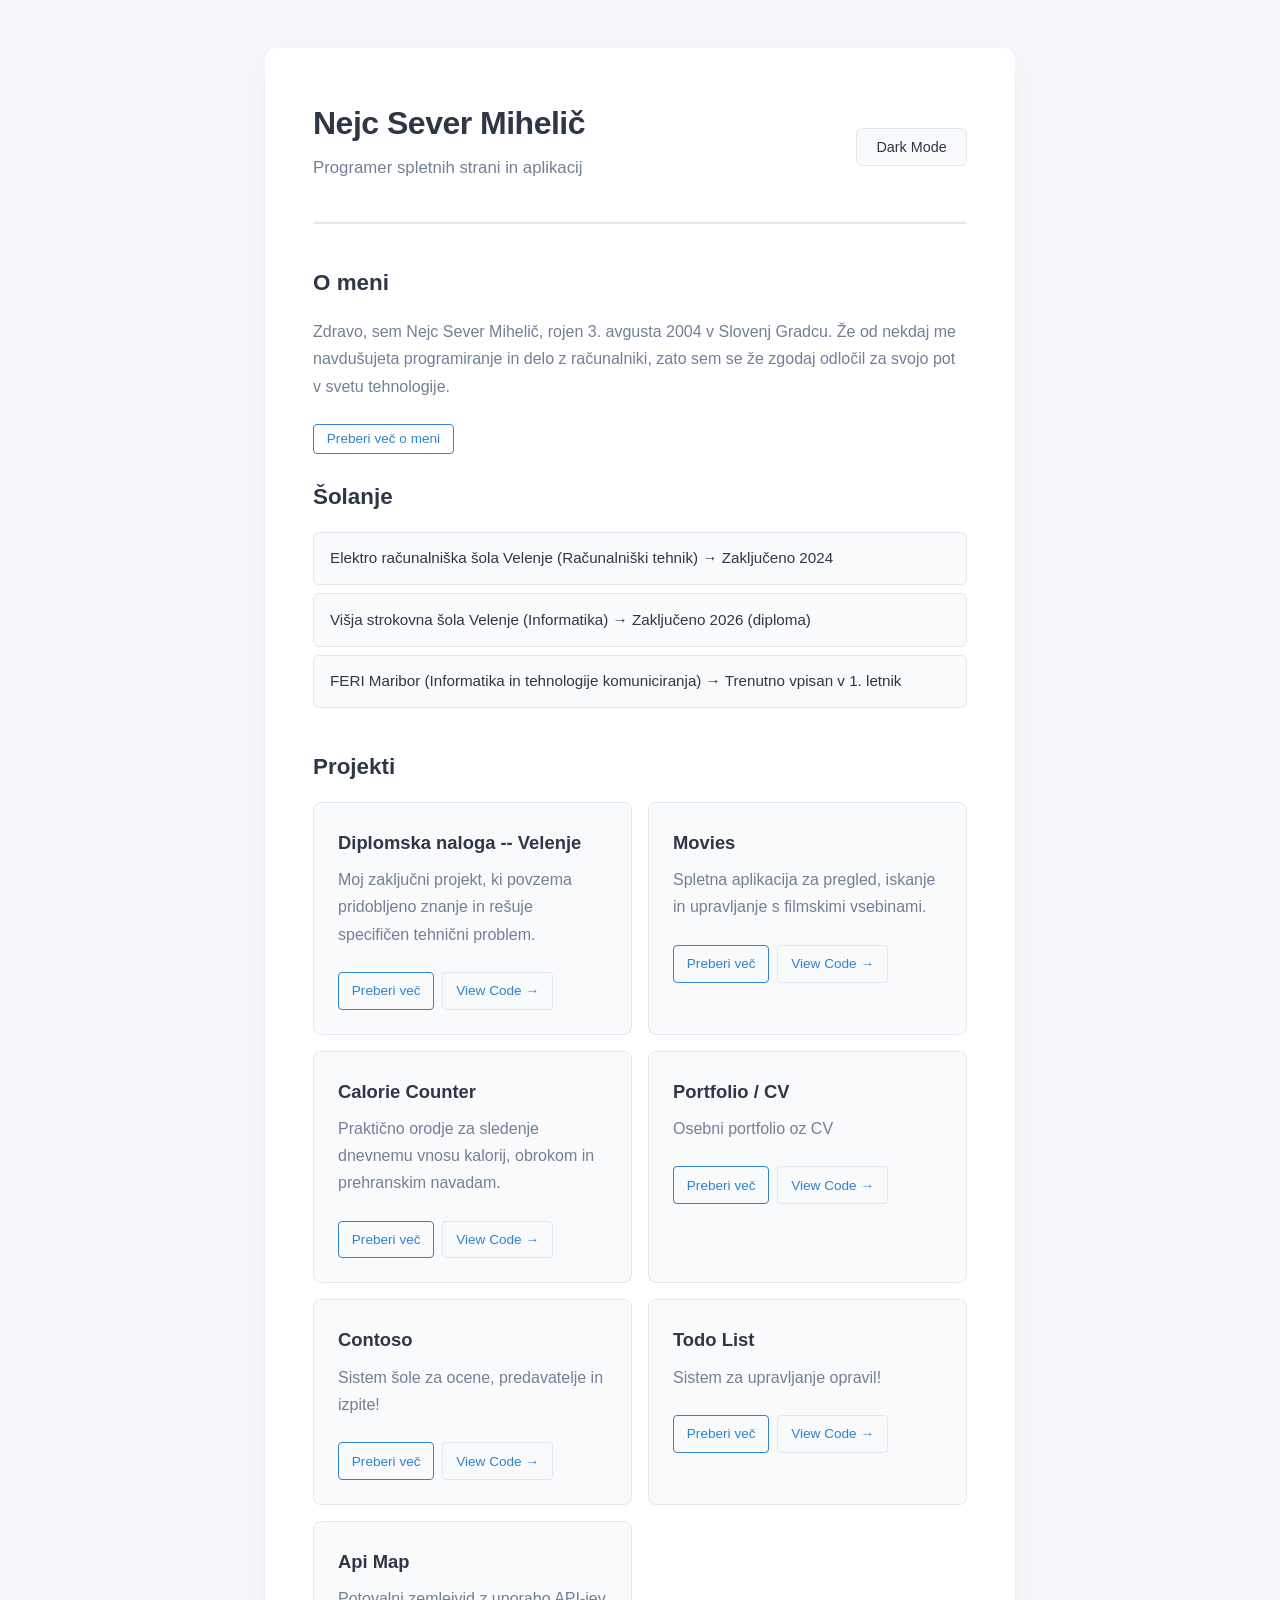
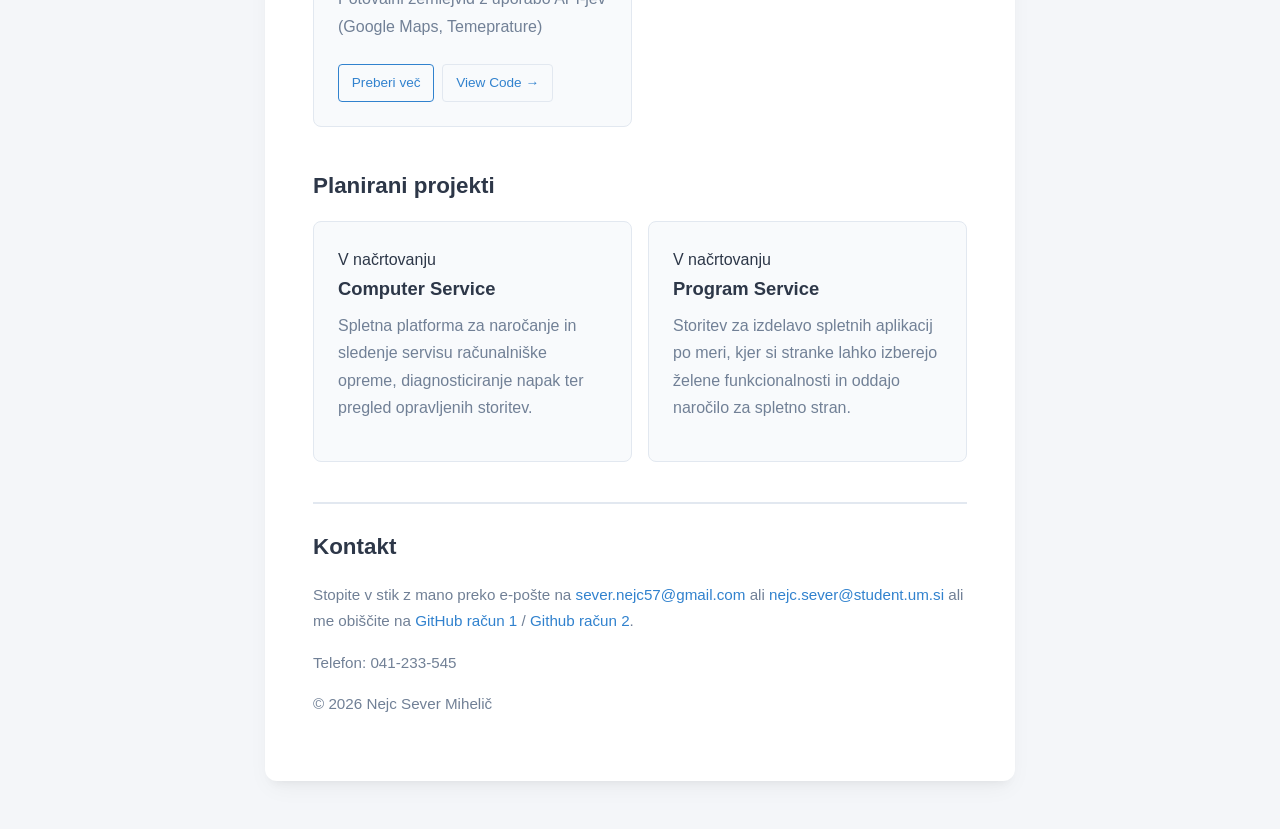
<file: index.html>
<!DOCTYPE html>
<html lang="en">
<head>
    <meta charset="UTF-8">
    <meta name="viewport" content="width=device-width, initial-scale=1.0">
    <title>Nejc Sever Mihelič | Portfolio</title>
    <link rel="stylehseet" href="style.css">
    <style>
        /* Modern CSS Variables & Reset */
        :root {
            --bg-color: #f4f6f9;
            --container-bg: #ffffff;
            --text-main: #2d3748;
            --text-muted: #718096;
            --accent-color: #3182ce;
            --accent-hover: #2b6cb0;
            --border-color: #e2e8f0;
            --card-bg: #f8fafc;
            --shadow: 0 10px 25px -5px rgba(0, 0, 0, 0.05), 0 8px 10px -6px rgba(0, 0, 0, 0.05);
            --transition: all 0.3s ease;
        }

        body.dark-mode {
            --bg-color: #1a202c;
            --container-bg: #2d3748;
            --text-main: #f7fafc;
            --text-muted: #a0aec0;
            --accent-color: #63b3ed;
            --accent-hover: #4299e1;
            --border-color: #4a5568;
            --card-bg: #374151;
            --shadow: 0 10px 25px -5px rgba(0, 0, 0, 0.3);
        }

        * {
            margin: 0;
            padding: 0;
            box-sizing: border-box;
        }

        body {
            font-family: -apple-system, BlinkMacSystemFont, "Segoe UI", Roboto, Helvetica, Arial, sans-serif;
            line-height: 1.7;
            color: var(--text-main);
            background-color: var(--bg-color);
            padding: 3rem 1rem;
            transition: var(--transition);
        }

        .container {
            max-width: 750px;
            margin: 0 auto;
            background: var(--container-bg);
            padding: 3rem;
            border-radius: 12px;
            box-shadow: var(--shadow);
            transition: var(--transition);
        }

        /* Header / Hero */
        header {
            margin-bottom: 2.5rem;
            border-bottom: 2px solid var(--border-color);
            padding-bottom: 1.5rem;
            display: flex;
            justify-content: space-between;
            align-items: center;
        }

        h1 {
            font-size: 2rem;
            font-weight: 700;
            letter-spacing: -0.5px;
        }

        .tagline {
            color: var(--text-muted);
            font-size: 1.05rem;
            margin-top: 0.2rem;
        }

        /* Theme Toggle Button */
        #theme-toggle {
            background: var(--card-bg);
            border: 1px solid var(--border-color);
            color: var(--text-main);
            padding: 0.6rem 1.2rem;
            border-radius: 6px;
            cursor: pointer;
            font-size: 0.9rem;
            font-weight: 500;
            transition: var(--transition);
        }

        #theme-toggle:hover {
            border-color: var(--accent-color);
        }

        /* Sections */
        section {
            margin-bottom: 2.5rem;
        }

        h2 {
            font-size: 1.4rem;
            margin-bottom: 1rem;
            font-weight: 600;
            position: relative;
        }

        p {
            color: var(--text-muted);
            margin-bottom: 1rem;
        }

        /* School list styling */
        ul {
            list-style-type: none;
            margin-top: 0.5rem;
        }

        ul li {
            background: var(--card-bg);
            padding: 0.8rem 1rem;
            border-radius: 6px;
            margin-bottom: 0.5rem;
            border: 1px solid var(--border-color);
            font-size: 0.95rem;
            color: var(--text-main);
        }

        /* Project Cards */
        .project-grid {
            display: grid;
            grid-template-columns: repeat(auto-fit, minmax(300px, 1fr));
            gap: 1rem;
        }

        .project-card {
            background: var(--card-bg);
            border: 1px solid var(--border-color);
            padding: 1.5rem;
            border-radius: 8px;
            transition: var(--transition);
        }

        .project-card:hover {
            transform: translateY(-3px);
            border-color: var(--accent-color);
        }

        .project-card h3 {
            font-size: 1.15rem;
            margin-bottom: 0.5rem;
        }

        /* Interactive "Read More" Buttons & Content */
        .read-more-btn {
            background: transparent;
            border: 1px solid var(--accent-color);
            color: var(--accent-color);
            padding: 0.4rem 0.8rem;
            border-radius: 4px;
            cursor: pointer;
            font-size: 0.85rem;
            font-weight: 500;
            margin-top: 0.5rem;
            transition: var(--transition);
            display: inline-block;
        }

        .read-more-btn:hover {
            background: var(--accent-color);
            color: #fff;
        }

        .extra-content {
            max-height: 0;
            overflow: hidden;
            transition: max-height 0.4s ease-out;
            color: var(--text-muted);
            font-size: 0.95rem;
            margin-top: 0;
        }

        .extra-content.show {
            max-height: 150px; /* Expands smoothly */
            margin-top: 0.75rem;
        }

        /* Links */
        a {
            color: var(--accent-color);
            text-decoration: none;
            font-weight: 500;
        }

        a:hover {
            text-decoration: underline;
        }

        /* Footer / Contact */
        footer {
            border-top: 2px solid var(--border-color);
            padding-top: 1.5rem;
            font-size: 0.95rem;
        }
    </style>
</head>
<body>

    <div class="container">
        <!-- Header -->
        <header>
            <div>
                <h1>Nejc Sever Mihelič</h1>
                <p class="tagline">Programer spletnih strani in aplikacij</p>
            </div>
            <button id="theme-toggle">Dark Mode</button>
        </header>

        <!-- About Section -->
        <section>
            <h2>O meni</h2>
            <p>Zdravo, sem Nejc Sever Mihelič, rojen 3. avgusta 2004 v Slovenj Gradcu. Že od nekdaj me navdušujeta programiranje in delo z računalniki, zato sem se že zgodaj odločil za svojo pot v svetu tehnologije.</p>
            
            <button class="read-more-btn" id="about-toggle-btn">Preberi več o meni</button>
            <div class="extra-content" id="about-extra">
                <p>Poleg kodiranja rad raziskujem nove tehnologije, optimiziram delovanje aplikacij in stremim k temu, da ustvarjam čisto, berljivo ter učinkovito kodo.</p>
            </div>

            <div class="about-section" style="margin-top: 1.5rem;">
                <h2>Šolanje</h2>
                <ul>
                    <li>Elektro računalniška šola Velenje (Računalniški tehnik) &rarr; Zaključeno 2024</li>
                    <li>Višja strokovna šola Velenje (Informatika) &rarr; Zaključeno 2026 (diploma)</li>
                    <li>FERI Maribor (Informatika in tehnologije komuniciranja) &rarr; Trenutno vpisan v 1. letnik</li>
                </ul>
            </div>
        </section>

        <!-- Projects Section -->
        <section>
            <h2>Projekti</h2>
            <div class="project-grid">
                
                <!-- Project 1 -->
                <div class="project-card">
                    <h3>Diplomska naloga -- Velenje</h3>
                    <p>Moj zaključni projekt, ki povzema pridobljeno znanje in rešuje specifičen tehnični problem.</p>
                    <div style="display: flex; gap: 0.5rem; margin-top: 1rem;">
                        <a href="Diplomska.html" class="read-more-btn">Preberi več</a>
                        <a href="https://github.com/nejcsever20/DiplomskaNaloga" target="_blank" class="read-more-btn" style="border-color: var(--border-color);">View Code &rarr;</a>
                    </div>
                </div>

                <!-- Project 2 -->
                <div class="project-card">
                    <h3>Movies</h3>
                    <p>Spletna aplikacija za pregled, iskanje in upravljanje s filmskimi vsebinami.</p>
                    <div style="display: flex; gap: 0.5rem; margin-top: 1rem;">
                        <a href="Movies.html" class="read-more-btn">Preberi več</a>
                        <a href="https://github.com/nejcsever20/Movies" target="_blank" class="read-more-btn" style="border-color: var(--border-color);">View Code &rarr;</a>
                    </div>
                </div>

                <!-- Project 3 -->
                <div class="project-card">
                    <h3>Calorie Counter</h3>
                    <p>Praktično orodje za sledenje dnevnemu vnosu kalorij, obrokom in prehranskim navadam.</p>
                    <div style="display: flex; gap: 0.5rem; margin-top: 1rem;">
                        <a href="CalorieCounter.html" class="read-more-btn">Preberi več</a>
                        <a href="https://github.com/nejcsever20/CalorieCounter" target="_blank" class="read-more-btn" style="border-color: var(--border-color);">View Code &rarr;</a>
                    </div>
                </div>

                <!-- Project 4-->
                <div class="project-card">
                    <h3>Portfolio / CV</h3>
                    <p>Osebni portfolio oz CV</p>
                    <div style="display: flex; gap: 0.5rem; margin-top: 1rem;">
                        <a href="Portfolio.html" class="read-more-btn">Preberi več</a>
                        <a href="https://github.com/nejcsever20/Portfolio" target="_blank" class="read-more-btn" style="border-color: var(--border-color);">View Code &rarr;</a>
                    </div>
                </div>

                <!-- Project 5 -->
                <div class="project-card">
                    <h3>Contoso</h3>
                    <p>Sistem šole za ocene, predavatelje in izpite!</p>
                    <div style="display: flex; gap: 0.5rem; margin-top: 1rem;">
                        <a href="Contoso.html" class="read-more-btn">Preberi več</a>
                        <a href="https://github.com/anonymousvssv20/Contoso" target="_blank" class="read-more-btn" style="border-color: var(--border-color);">View Code &rarr;</a>
                    </div>
                </div>

                <!-- Project 6 -->
                <div class="project-card">
                    <h3>Todo List</h3>
                    <p>Sistem za upravljanje opravil!</p>
                    <div style="display: flex; gap: 0.5rem; margin-top: 1rem;">
                        <a href="TodoList.html" class="read-more-btn">Preberi več</a>
                        <a href="https://github.com/anonymousvssv20/TodoListReact" target="_blank" class="read-more-btn" style="border-color: var(--border-color);">View Code &rarr;</a>
                    </div>
                </div>

                <!-- Project 7 -->
                <div class="project-card">
                    <h3>Api Map</h3>
                    <p>Potovalni zemlejvid z uporabo API-jev (Google Maps, Temeprature)</p>
                    <div style="display: flex; gap: 0.5rem; margin-top: 1rem;">
                        <a href="ApiProject.html" class="read-more-btn">Preberi več</a>
                        <a href="https://github.com/anonymousvssv20/ApiProject" target="_blank" class="read-more-btn" style="border-color: var(--border-color);">View Code &rarr;</a>
                    </div>
                </div>

            </div>
        </section>

        <!-- Planned Projects Section -->
        <section>
            <h2>Planirani projekti</h2>
            <div class="project-grid">
                
                <!-- Planned Project 1 -->
                <div class="project-card">
                    <span class="status-badge">V načrtovanju</span>
                    <h3>Computer Service</h3>
                    <p>Spletna platforma za naročanje in sledenje servisu računalniške opreme, diagnosticiranje napak ter pregled opravljenih storitev.</p>
                </div>

                <!-- Planned Project 2 -->
                <div class="project-card">
                    <span class="status-badge">V načrtovanju</span>
                    <h3>Program Service</h3>
                    <p>Storitev za izdelavo spletnih aplikacij po meri, kjer si stranke lahko izberejo želene funkcionalnosti in oddajo naročilo za spletno stran.</p>
                </div>

            </div>
        </section>

        <!-- Contact Section -->
        <footer>
            <h2>Kontakt</h2>
            <p>Stopite v stik z mano preko e-pošte na <a href="mailto:sever.nejc57@gmail.com">sever.nejc57@gmail.com</a> ali <a href="mailto:nejc.sever@student.um.si">nejc.sever@student.um.si</a> ali me obiščite na <a href="https://github.com/anonymousvssv20?tab=repositories" target="_blank">GitHub račun 1</a> / <a href="https://github.com/nejcsever20?tab=repositories" target="_blank">Github račun 2</a>.</p>
            <p>Telefon: 041-233-545</p>
            <p>&copy; 2026 Nejc Sever Mihelič</p>
        </footer>
    </div>

    <!-- External Script Mock (app.js functionality included) -->
    <script>
        // Theme Toggle Logic
        const themeToggleBtn = document.getElementById('theme-toggle');
        
        themeToggleBtn.addEventListener('click', () => {
            document.body.classList.toggle('dark-mode');
            if (document.body.classList.contains('dark-mode')) {
                themeToggleBtn.textContent = 'Light Mode';
            } else {
                themeToggleBtn.textContent = 'Dark Mode';
            }
        });

        // Interactive "Read More" Toggle Logic (app.js style)
        const aboutToggleBtn = document.getElementById('about-toggle-btn');
        const aboutExtra = document.getElementById('about-extra');

        aboutToggleBtn.addEventListener('click', () => {
            aboutExtra.classList.toggle('show');
            
            if (aboutExtra.classList.contains('show')) {
                aboutToggleBtn.textContent = 'Skrij besedilo';
            } else {
                aboutToggleBtn.textContent = 'Preberi več o meni';
            }
        });
    </script>

</body>
</html>
</file>
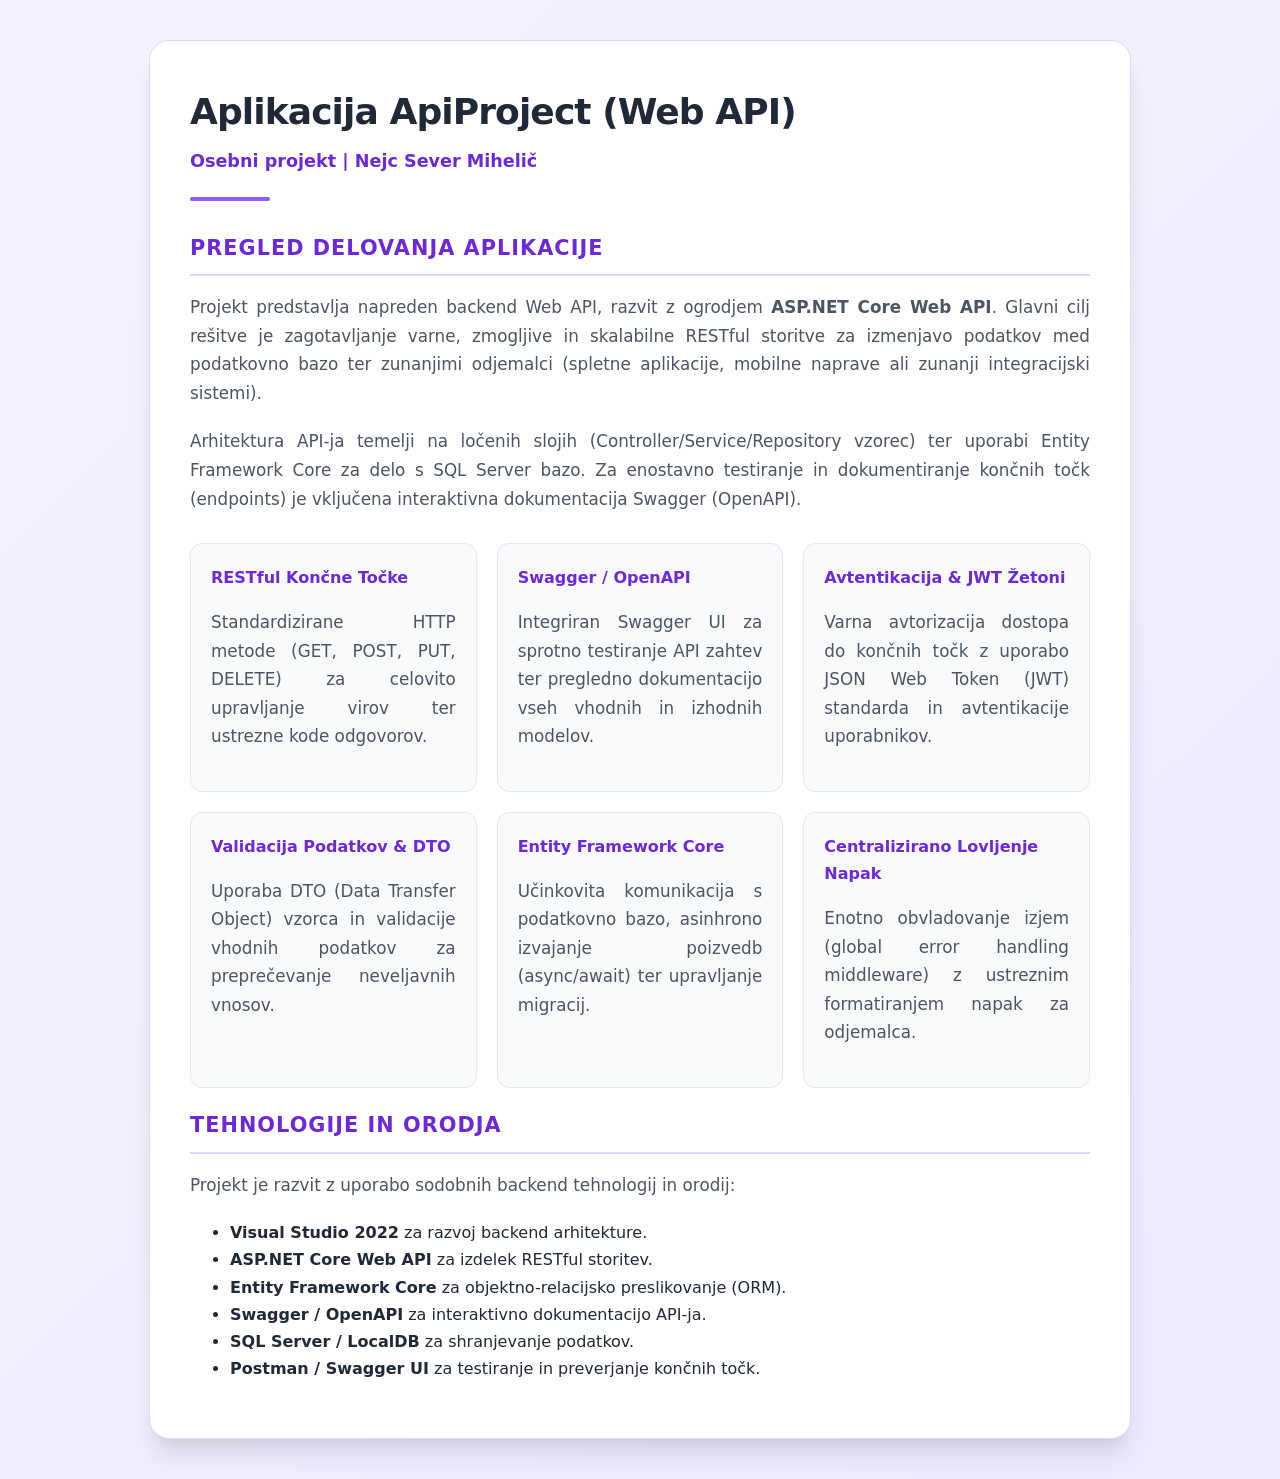
<file: ApiProject.html>
<html lang="sl">
<head>
    <meta charset="UTF-8">
    <meta name="viewport" content="width=device-width, initial-scale=1.0">
    <title>Aplikacija ApiProject - Nejc Sever Mihelič</title>
    <style>
        :root {
            --primary-color: #8b5cf6;
            --primary-dark: #6d28d9;
            --text-main: #1f2937;
            --text-muted: #4b5563;
            --bg-gradient: linear-gradient(135deg, #f5f3ff 0%, #ede9fe 100%);
            --card-bg: #ffffff;
            --border-color: #ddd6fe;
        }

        body {
            font-family: 'Segoe UI', system-ui, -apple-system, sans-serif;
            background: var(--bg-gradient);
            color: var(--text-main);
            line-height: 1.7;
            margin: 0;
            padding: 40px 20px;
            display: flex;
            justify-content: center;
            align-items: flex-start;
            min-height: 100vh;
            box-sizing: border-box;
        }

        .container {
            background: var(--card-bg);
            max-width: 900px;
            width: 100%;
            padding: 40px;
            border-radius: 20px;
            box-shadow: 0 20px 25px -5px rgba(0, 0, 0, 0.1), 0 10px 10px -5px rgba(0, 0, 0, 0.04);
            border: 1px solid var(--border-color);
        }

        h1 {
            font-size: 2.25rem;
            color: var(--text-main);
            margin-top: 0;
            margin-bottom: 5px;
            letter-spacing: -0.025em;
        }

        .subtitle {
            font-size: 1.1rem;
            color: var(--primary-dark);
            font-weight: 600;
            margin-bottom: 20px;
        }

        hr {
            border: none;
            height: 4px;
            background: var(--primary-color);
            width: 80px;
            margin: 0 0 30px 0;
            border-radius: 2px;
        }

        .overview-section {
            margin-top: 20px;
        }

        h3 {
            font-size: 1.3rem;
            color: var(--primary-dark);
            margin-bottom: 15px;
            text-transform: uppercase;
            letter-spacing: 0.05em;
            border-bottom: 2px solid var(--border-color);
            padding-bottom: 8px;
        }

        p {
            font-size: 1.05rem;
            color: var(--text-muted);
            margin-bottom: 20px;
            text-align: justify;
        }

        .features-grid {
            display: grid;
            grid-template-columns: repeat(auto-fit, minmax(250px, 1fr));
            gap: 20px;
            margin-top: 30px;
        }

        .feature-card {
            background: #f8fafc;
            padding: 20px;
            border-radius: 12px;
            border: 1px solid #e2e8f0;
            transition: transform 0.2s ease;
        }

        .feature-card:hover {
            transform: translateY(-3px);
            border-color: var(--primary-color);
        }

        .feature-card h4 {
            color: var(--primary-dark);
            margin-top: 0;
            margin-bottom: 10px;
        }

        @media (max-width: 600px) {
            .container {
                padding: 20px;
            }
            h1 {
                font-size: 1.75rem;
            }
        }
    </style>
</head>
<body>

    <div class="container">
        <h1>Aplikacija ApiProject (Web API)</h1>
        <div class="subtitle">Osebni projekt | Nejc Sever Mihelič</div>
        <hr>
        
        <div class="overview-section">
            <h3>Pregled delovanja aplikacije</h3>
            <p>Projekt predstavlja napreden backend Web API, razvit z ogrodjem <strong>ASP.NET Core Web API</strong>. Glavni cilj rešitve je zagotavljanje varne, zmogljive in skalabilne RESTful storitve za izmenjavo podatkov med podatkovno bazo ter zunanjimi odjemalci (spletne aplikacije, mobilne naprave ali zunanji integracijski sistemi).</p>
            
            <p>Arhitektura API-ja temelji na ločenih slojih (Controller/Service/Repository vzorec) ter uporabi Entity Framework Core za delo s SQL Server bazo. Za enostavno testiranje in dokumentiranje končnih točk (endpoints) je vključena interaktivna dokumentacija Swagger (OpenAPI).</p>
        </div>

        <div class="features-grid">
            <div class="feature-card">
                <h4>RESTful Končne Točke</h4>
                <p>Standardizirane HTTP metode (GET, POST, PUT, DELETE) za celovito upravljanje virov ter ustrezne kode odgovorov.</p>
            </div>
            <div class="feature-card">
                <h4>Swagger / OpenAPI</h4>
                <p>Integriran Swagger UI za sprotno testiranje API zahtev ter pregledno dokumentacijo vseh vhodnih in izhodnih modelov.</p>
            </div>
            <div class="feature-card">
                <h4>Avtentikacija & JWT Žetoni</h4>
                <p>Varna avtorizacija dostopa do končnih točk z uporabo JSON Web Token (JWT) standarda in avtentikacije uporabnikov.</p>
            </div>
            <div class="feature-card">
                <h4>Validacija Podatkov & DTO</h4>
                <p>Uporaba DTO (Data Transfer Object) vzorca in validacije vhodnih podatkov za preprečevanje neveljavnih vnosov.</p>
            </div>
            <div class="feature-card">
                <h4>Entity Framework Core</h4>
                <p>Učinkovita komunikacija s podatkovno bazo, asinhrono izvajanje poizvedb (async/await) ter upravljanje migracij.</p>
            </div>
            <div class="feature-card">
                <h4>Centralizirano Lovljenje Napak</h4>
                <p>Enotno obvladovanje izjem (global error handling middleware) z ustreznim formatiranjem napak za odjemalca.</p>
            </div>
        </div>

        <div class="overview-section">
            <h3>Tehnologije in Orodja</h3>
            <p>Projekt je razvit z uporabo sodobnih backend tehnologij in orodij:</p>
            <ul>
                <li><strong>Visual Studio 2022</strong> za razvoj backend arhitekture.</li>
                <li><strong>ASP.NET Core Web API</strong> za izdelek RESTful storitev.</li>
                <li><strong>Entity Framework Core</strong> za objektno-relacijsko preslikovanje (ORM).</li>
                <li><strong>Swagger / OpenAPI</strong> za interaktivno dokumentacijo API-ja.</li>
                <li><strong>SQL Server / LocalDB</strong> za shranjevanje podatkov.</li>
                <li><strong>Postman / Swagger UI</strong> za testiranje in preverjanje končnih točk.</li>
            </ul>
        </div>
    </div>
</body>
</html>
</file>
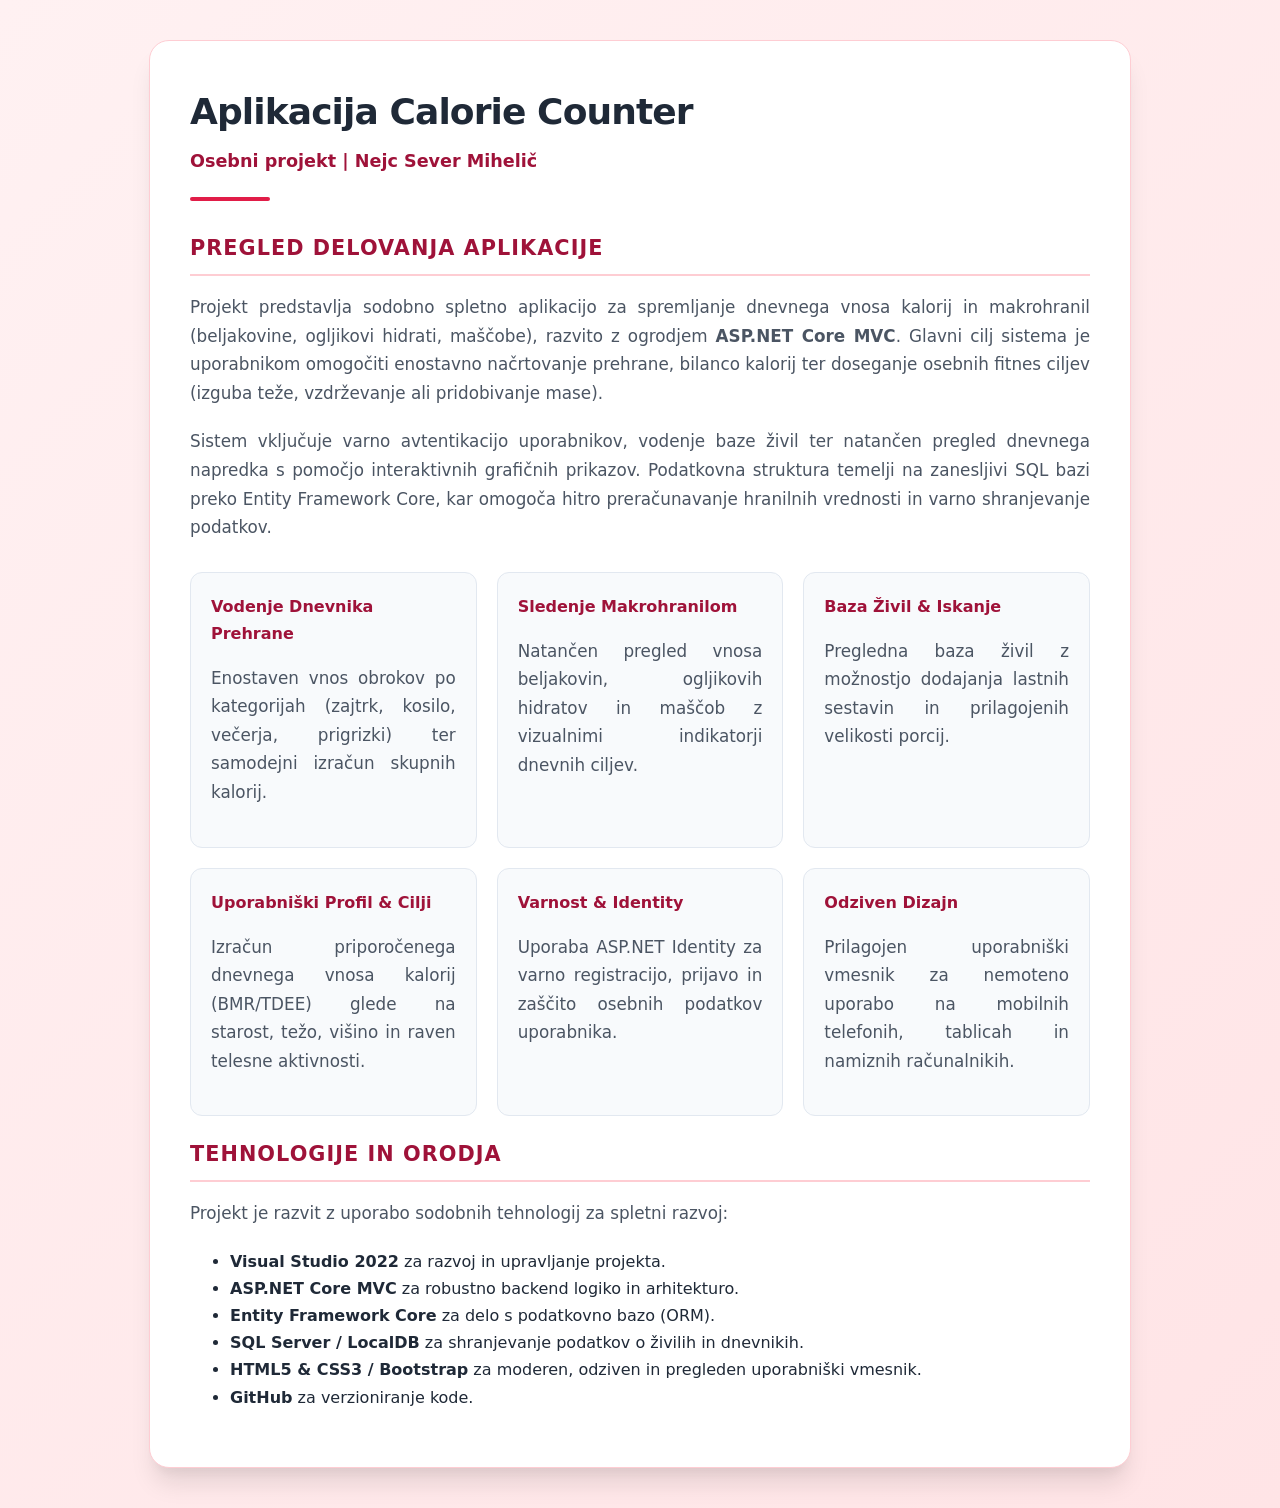
<file: CalorieCounter.html>
<html lang="sl">
<head>
    <meta charset="UTF-8">
    <meta name="viewport" content="width=device-width, initial-scale=1.0">
    <title>Aplikacija Calorie Counter - Nejc Sever Mihelič</title>
    <link rel="stylesheet" href="app_style.css">
</head>
<body>

    <div class="container">
        <h1>Aplikacija Calorie Counter</h1>
        <div class="subtitle">Osebni projekt | Nejc Sever Mihelič</div>
        <hr>
        
        <div class="overview-section">
            <h3>Pregled delovanja aplikacije</h3>
            <p>Projekt predstavlja sodobno spletno aplikacijo za spremljanje dnevnega vnosa kalorij in makrohranil (beljakovine, ogljikovi hidrati, maščobe), razvito z ogrodjem <strong>ASP.NET Core MVC</strong>. Glavni cilj sistema je uporabnikom omogočiti enostavno načrtovanje prehrane, bilanco kalorij ter doseganje osebnih fitnes ciljev (izguba teže, vzdrževanje ali pridobivanje mase).</p>
            
            <p>Sistem vključuje varno avtentikacijo uporabnikov, vodenje baze živil ter natančen pregled dnevnega napredka s pomočjo interaktivnih grafičnih prikazov. Podatkovna struktura temelji na zanesljivi SQL bazi preko Entity Framework Core, kar omogoča hitro preračunavanje hranilnih vrednosti in varno shranjevanje podatkov.</p>
        </div>

        <div class="features-grid">
            <div class="feature-card">
                <h4>Vodenje Dnevnika Prehrane</h4>
                <p>Enostaven vnos obrokov po kategorijah (zajtrk, kosilo, večerja, prigrizki) ter samodejni izračun skupnih kalorij.</p>
            </div>
            <div class="feature-card">
                <h4>Sledenje Makrohranilom</h4>
                <p>Natančen pregled vnosa beljakovin, ogljikovih hidratov in maščob z vizualnimi indikatorji dnevnih ciljev.</p>
            </div>
            <div class="feature-card">
                <h4>Baza Živil & Iskanje</h4>
                <p>Pregledna baza živil z možnostjo dodajanja lastnih sestavin in prilagojenih velikosti porcij.</p>
            </div>
            <div class="feature-card">
                <h4>Uporabniški Profil & Cilji</h4>
                <p>Izračun priporočenega dnevnega vnosa kalorij (BMR/TDEE) glede na starost, težo, višino in raven telesne aktivnosti.</p>
            </div>
            <div class="feature-card">
                <h4>Varnost & Identity</h4>
                <p>Uporaba ASP.NET Identity za varno registracijo, prijavo in zaščito osebnih podatkov uporabnika.</p>
            </div>
            <div class="feature-card">
                <h4>Odziven Dizajn</h4>
                <p>Prilagojen uporabniški vmesnik za nemoteno uporabo na mobilnih telefonih, tablicah in namiznih računalnikih.</p>
            </div>
        </div>

        <div class="overview-section">
            <h3>Tehnologije in Orodja</h3>
            <p>Projekt je razvit z uporabo sodobnih tehnologij za spletni razvoj:</p>
            <ul>
                <li><strong>Visual Studio 2022</strong> za razvoj in upravljanje projekta.</li>
                <li><strong>ASP.NET Core MVC</strong> za robustno backend logiko in arhitekturo.</li>
                <li><strong>Entity Framework Core</strong> za delo s podatkovno bazo (ORM).</li>
                <li><strong>SQL Server / LocalDB</strong> za shranjevanje podatkov o živilih in dnevnikih.</li>
                <li><strong>HTML5 & CSS3 / Bootstrap</strong> za moderen, odziven in pregleden uporabniški vmesnik.</li>
                <li><strong>GitHub</strong> za verzioniranje kode.</li>
            </ul>
        </div>
    </div>
</body>
</html>
</file>
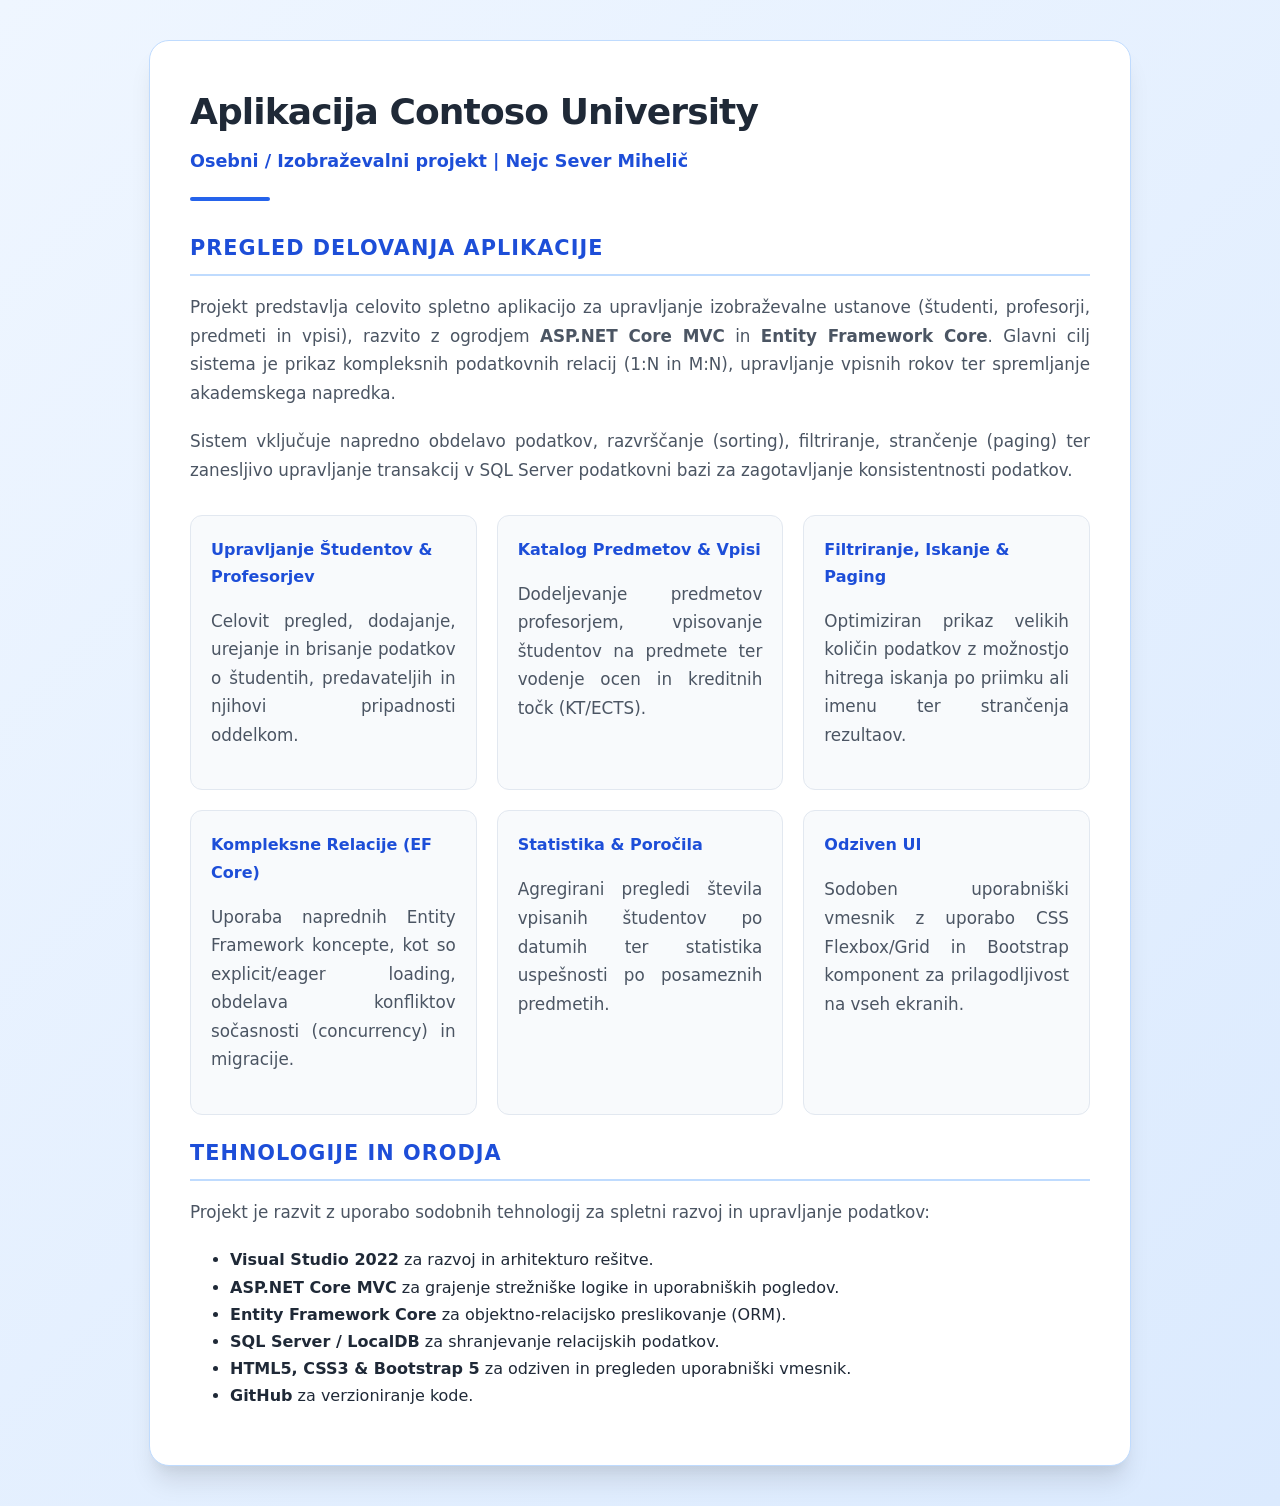
<file: Contoso.html>
<html lang="sl">
<head>
    <meta charset="UTF-8">
    <meta name="viewport" content="width=device-width, initial-scale=1.0">
    <title>Aplikacija Contoso - Nejc Sever Mihelič</title>
    <style>
        :root {
            --primary-color: #2563eb;
            --primary-dark: #1d4ed8;
            --text-main: #1f2937;
            --text-muted: #4b5563;
            --bg-gradient: linear-gradient(135deg, #eff6ff 0%, #dbeafe 100%);
            --card-bg: #ffffff;
            --border-color: #bfdbfe;
        }

        body {
            font-family: 'Segoe UI', system-ui, -apple-system, sans-serif;
            background: var(--bg-gradient);
            color: var(--text-main);
            line-height: 1.7;
            margin: 0;
            padding: 40px 20px;
            display: flex;
            justify-content: center;
            align-items: flex-start;
            min-height: 100vh;
            box-sizing: border-box;
        }

        .container {
            background: var(--card-bg);
            max-width: 900px;
            width: 100%;
            padding: 40px;
            border-radius: 20px;
            box-shadow: 0 20px 25px -5px rgba(0, 0, 0, 0.1), 0 10px 10px -5px rgba(0, 0, 0, 0.04);
            border: 1px solid var(--border-color);
        }

        h1 {
            font-size: 2.25rem;
            color: var(--text-main);
            margin-top: 0;
            margin-bottom: 5px;
            letter-spacing: -0.025em;
        }

        .subtitle {
            font-size: 1.1rem;
            color: var(--primary-dark);
            font-weight: 600;
            margin-bottom: 20px;
        }

        hr {
            border: none;
            height: 4px;
            background: var(--primary-color);
            width: 80px;
            margin: 0 0 30px 0;
            border-radius: 2px;
        }

        .overview-section {
            margin-top: 20px;
        }

        h3 {
            font-size: 1.3rem;
            color: var(--primary-dark);
            margin-bottom: 15px;
            text-transform: uppercase;
            letter-spacing: 0.05em;
            border-bottom: 2px solid var(--border-color);
            padding-bottom: 8px;
        }

        p {
            font-size: 1.05rem;
            color: var(--text-muted);
            margin-bottom: 20px;
            text-align: justify;
        }

        .features-grid {
            display: grid;
            grid-template-columns: repeat(auto-fit, minmax(250px, 1fr));
            gap: 20px;
            margin-top: 30px;
        }

        .feature-card {
            background: #f8fafc;
            padding: 20px;
            border-radius: 12px;
            border: 1px solid #e2e8f0;
            transition: transform 0.2s ease;
        }

        .feature-card:hover {
            transform: translateY(-3px);
            border-color: var(--primary-color);
        }

        .feature-card h4 {
            color: var(--primary-dark);
            margin-top: 0;
            margin-bottom: 10px;
        }

        @media (max-width: 600px) {
            .container {
                padding: 20px;
            }
            h1 {
                font-size: 1.75rem;
            }
        }
    </style>
</head>
<body>

    <div class="container">
        <h1>Aplikacija Contoso University</h1>
        <div class="subtitle">Osebni / Izobraževalni projekt | Nejc Sever Mihelič</div>
        <hr>
        
        <div class="overview-section">
            <h3>Pregled delovanja aplikacije</h3>
            <p>Projekt predstavlja celovito spletno aplikacijo za upravljanje izobraževalne ustanove (študenti, profesorji, predmeti in vpisi), razvito z ogrodjem <strong>ASP.NET Core MVC</strong> in <strong>Entity Framework Core</strong>. Glavni cilj sistema je prikaz kompleksnih podatkovnih relacij (1:N in M:N), upravljanje vpisnih rokov ter spremljanje akademskega napredka.</p>
            
            <p>Sistem vključuje napredno obdelavo podatkov, razvrščanje (sorting), filtriranje, strančenje (paging) ter zanesljivo upravljanje transakcij v SQL Server podatkovni bazi za zagotavljanje konsistentnosti podatkov.</p>
        </div>

        <div class="features-grid">
            <div class="feature-card">
                <h4>Upravljanje Študentov & Profesorjev</h4>
                <p>Celovit pregled, dodajanje, urejanje in brisanje podatkov o študentih, predavateljih in njihovi pripadnosti oddelkom.</p>
            </div>
            <div class="feature-card">
                <h4>Katalog Predmetov & Vpisi</h4>
                <p>Dodeljevanje predmetov profesorjem, vpisovanje študentov na predmete ter vodenje ocen in kreditnih točk (KT/ECTS).</p>
            </div>
            <div class="feature-card">
                <h4>Filtriranje, Iskanje & Paging</h4>
                <p>Optimiziran prikaz velikih količin podatkov z možnostjo hitrega iskanja po priimku ali imenu ter strančenja rezultaov.</p>
            </div>
            <div class="feature-card">
                <h4>Kompleksne Relacije (EF Core)</h4>
                <p>Uporaba naprednih Entity Framework koncepte, kot so explicit/eager loading, obdelava konfliktov sočasnosti (concurrency) in migracije.</p>
            </div>
            <div class="feature-card">
                <h4>Statistika & Poročila</h4>
                <p>Agregirani pregledi števila vpisanih študentov po datumih ter statistika uspešnosti po posameznih predmetih.</p>
            </div>
            <div class="feature-card">
                <h4>Odziven UI</h4>
                <p>Sodoben uporabniški vmesnik z uporabo CSS Flexbox/Grid in Bootstrap komponent za prilagodljivost na vseh ekranih.</p>
            </div>
        </div>

        <div class="overview-section">
            <h3>Tehnologije in Orodja</h3>
            <p>Projekt je razvit z uporabo sodobnih tehnologij za spletni razvoj in upravljanje podatkov:</p>
            <ul>
                <li><strong>Visual Studio 2022</strong> za razvoj in arhitekturo rešitve.</li>
                <li><strong>ASP.NET Core MVC</strong> za grajenje strežniške logike in uporabniških pogledov.</li>
                <li><strong>Entity Framework Core</strong> za objektno-relacijsko preslikovanje (ORM).</li>
                <li><strong>SQL Server / LocalDB</strong> za shranjevanje relacijskih podatkov.</li>
                <li><strong>HTML5, CSS3 & Bootstrap 5</strong> za odziven in pregleden uporabniški vmesnik.</li>
                <li><strong>GitHub</strong> za verzioniranje kode.</li>
            </ul>
        </div>
    </div>
</body>
</html>
</file>
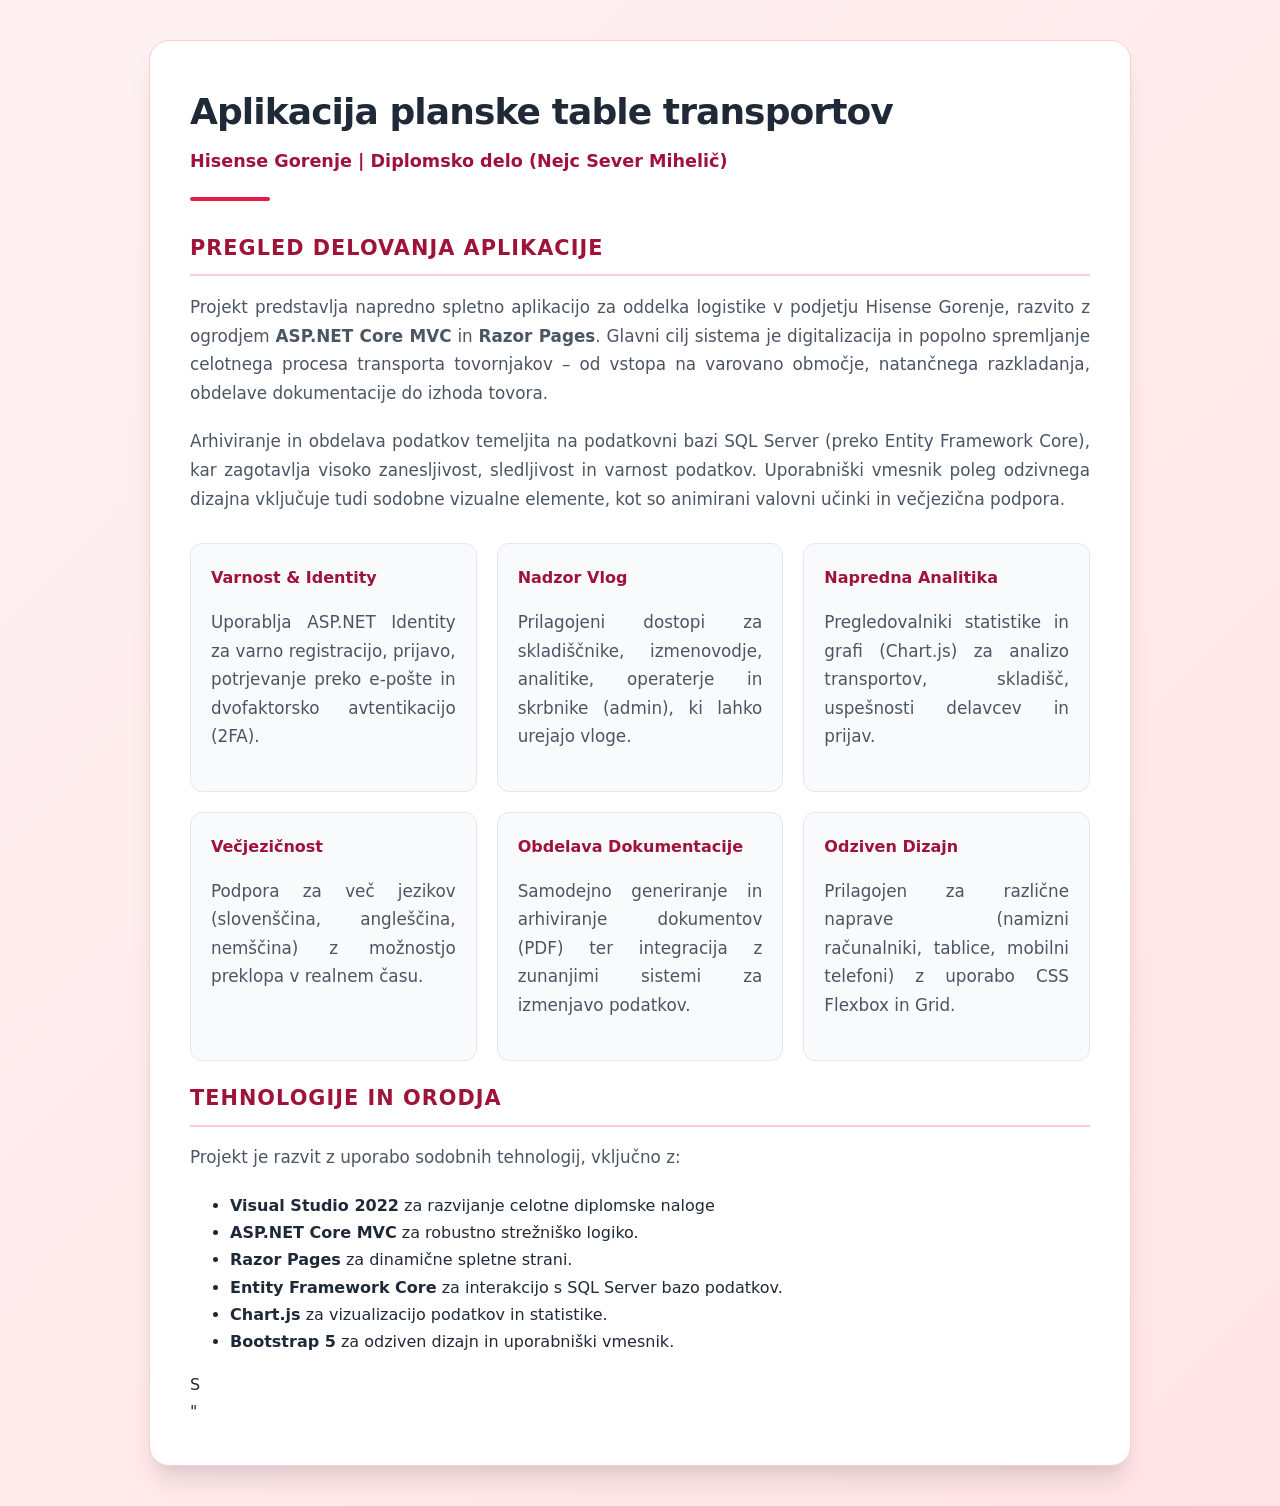
<file: Diplomska.html>
<html lang="sl">
<head>
    <meta charset="UTF-8">
    <meta name="viewport" content="width=device-width, initial-scale=1.0">
    <title>Aplikacija planske table transportov - Hisense Gorenje</title>
    <link rel="stylesheet" href="app_style.css">
</head>
<body>

    <div class="container">
        <h1>Aplikacija planske table transportov</h1>
        <div class="subtitle">Hisense Gorenje | Diplomsko delo (Nejc Sever Mihelič)</div>
        <hr>
        
        <div class="overview-section">
            <h3>Pregled delovanja aplikacije</h3>
            <p>Projekt predstavlja napredno spletno aplikacijo za oddelka logistike v podjetju Hisense Gorenje, razvito z ogrodjem <strong>ASP.NET Core MVC</strong> in <strong>Razor Pages</strong>. Glavni cilj sistema je digitalizacija in popolno spremljanje celotnega procesa transporta tovornjakov – od vstopa na varovano območje, natančnega razkladanja, obdelave dokumentacije do izhoda tovora.</p>
            
            <p>Arhiviranje in obdelava podatkov temeljita na podatkovni bazi SQL Server (preko Entity Framework Core), kar zagotavlja visoko zanesljivost, sledljivost in varnost podatkov. Uporabniški vmesnik poleg odzivnega dizajna vključuje tudi sodobne vizualne elemente, kot so animirani valovni učinki in večjezična podpora.</p>
        </div>

        <div class="features-grid">
            <div class="feature-card">
                <h4>Varnost & Identity</h4>
                <p>Uporablja ASP.NET Identity za varno registracijo, prijavo, potrjevanje preko e-pošte in dvofaktorsko avtentikacijo (2FA).</p>
            </div>
            <div class="feature-card">
                <h4>Nadzor Vlog</h4>
                <p>Prilagojeni dostopi za skladiščnike, izmenovodje, analitike, operaterje in skrbnike (admin), ki lahko urejajo vloge.</p>
            </div>
            <div class="feature-card">
                <h4>Napredna Analitika</h4>
                <p>Pregledovalniki statistike in grafi (Chart.js) za analizo transportov, skladišč, uspešnosti delavcev in prijav.</p>
            </div>
             <div class="feature-card">
                <h4>Večjezičnost</h4>
                <p>Podpora za več jezikov (slovenščina, angleščina, nemščina) z možnostjo preklopa v realnem času.</p>
            </div>
            <div class="feature-card">
                <h4>Obdelava Dokumentacije</h4>
                <p>Samodejno generiranje in arhiviranje dokumentov (PDF) ter integracija z zunanjimi sistemi za izmenjavo podatkov.</p>
            </div>
            <div class="feature-card">
                <h4>Odziven Dizajn</h4>
                <p>Prilagojen za različne naprave (namizni računalniki, tablice, mobilni telefoni) z uporabo CSS Flexbox in Grid.</p>
            </div>
        </div>

        <div class="overview-section">
            <h3>Tehnologije in Orodja</h3>
            <p>Projekt je razvit z uporabo sodobnih tehnologij, vključno z:</p>
            <ul>
                <li><strong>Visual Studio 2022</strong> za razvijanje celotne diplomske naloge</li>
                <li><strong>ASP.NET Core MVC</strong> za robustno strežniško logiko.</li>
                <li><strong>Razor Pages</strong> za dinamične spletne strani.</li>
                <li><strong>Entity Framework Core</strong> za interakcijo s SQL Server bazo podatkov.</li>
                <li><strong>Chart.js</strong> za vizualizacijo podatkov in statistike.</li>
                <li><strong>Bootstrap 5</strong> za odziven dizajn in uporabniški vmesnik.</li>
            </ul>S
        </div>"
    </div>
</body>
</html>
</file>
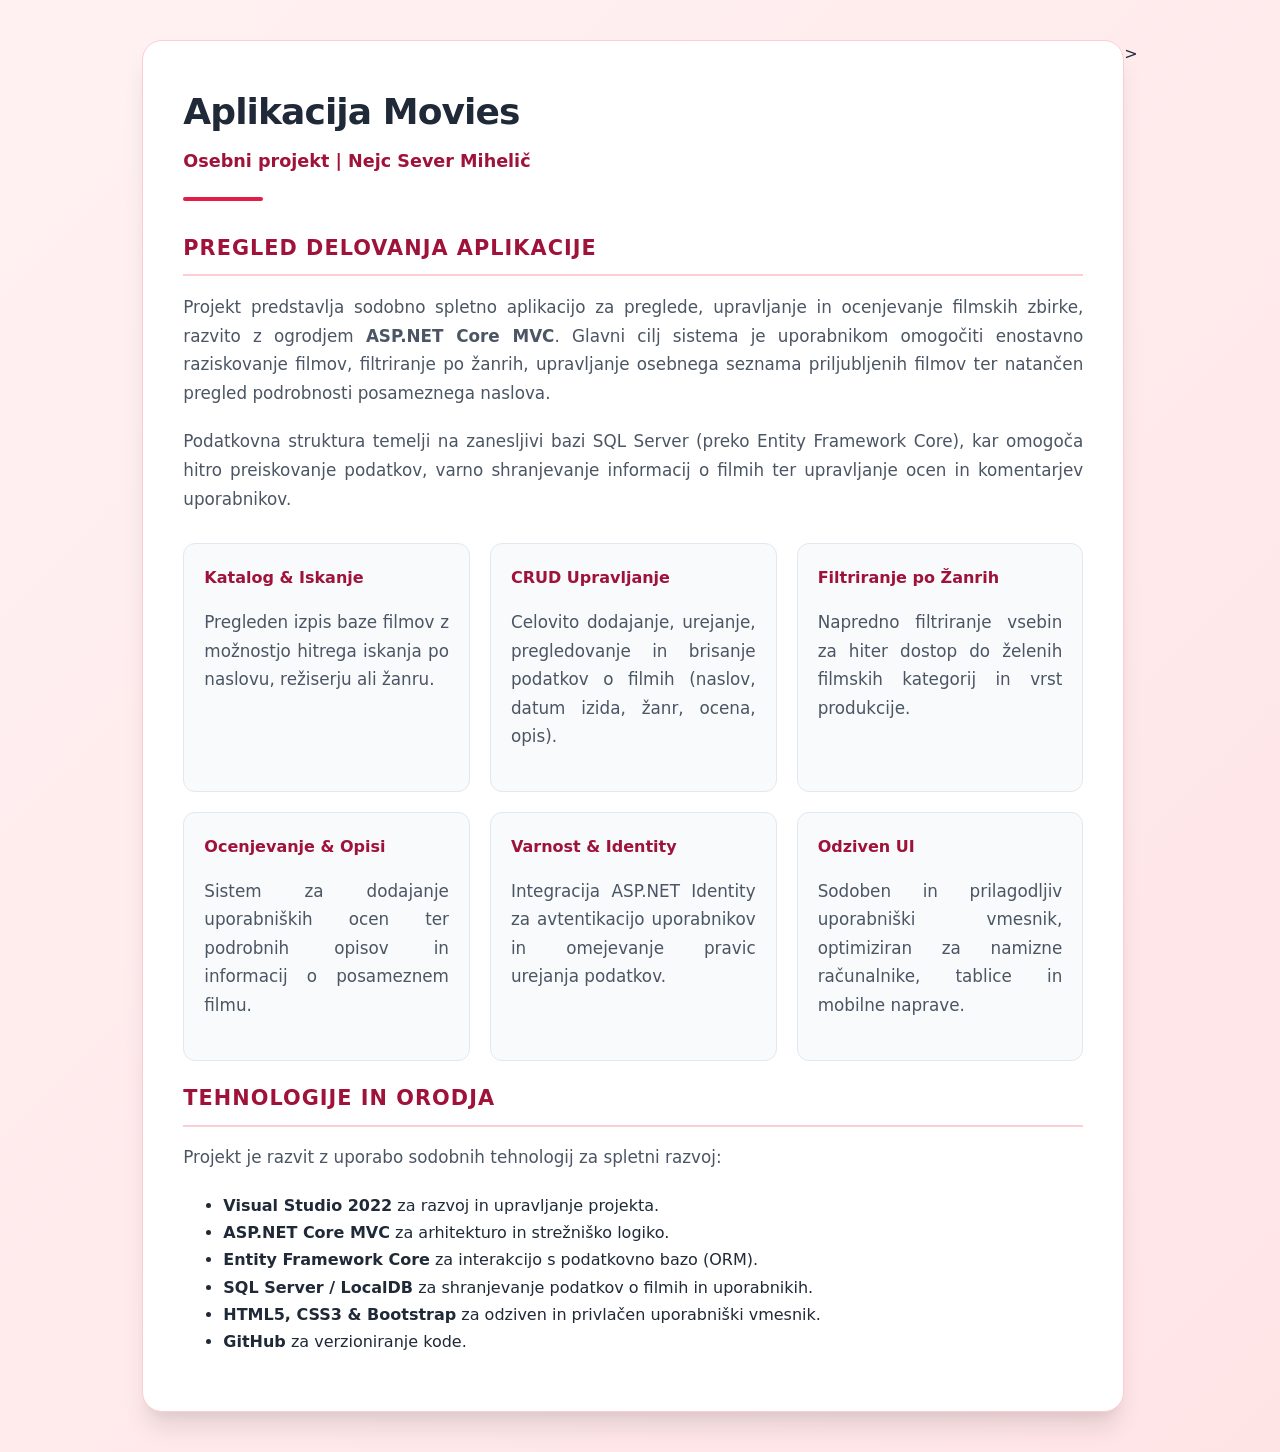
<file: Movies.html>
<html lang="sl">
<head>
    <meta charset="UTF-8">
    <meta name="viewport" content="width=device-width, initial-scale=1.0">
    <title>Aplikacija movies - Nejc Sever Mihelič</title>
     <link rel="stylesheet" href="app_style.css">

</head>
<body>

    <div class="container">
        <h1>Aplikacija Movies</h1>
        <div class="subtitle">Osebni projekt | Nejc Sever Mihelič</div>
        <hr>
        
        <div class="overview-section">
            <h3>Pregled delovanja aplikacije</h3>
            <p>Projekt predstavlja sodobno spletno aplikacijo za preglede, upravljanje in ocenjevanje filmskih zbirke, razvito z ogrodjem <strong>ASP.NET Core MVC</strong>. Glavni cilj sistema je uporabnikom omogočiti enostavno raziskovanje filmov, filtriranje po žanrih, upravljanje osebnega seznama priljubljenih filmov ter natančen pregled podrobnosti posameznega naslova.</p>
            
            <p>Podatkovna struktura temelji na zanesljivi bazi SQL Server (preko Entity Framework Core), kar omogoča hitro preiskovanje podatkov, varno shranjevanje informacij o filmih ter upravljanje ocen in komentarjev uporabnikov.</p>
        </div>

        <div class="features-grid">
            <div class="feature-card">
                <h4>Katalog & Iskanje</h4>
                <p>Pregleden izpis baze filmov z možnostjo hitrega iskanja po naslovu, režiserju ali žanru.</p>
            </div>
            <div class="feature-card">
                <h4>CRUD Upravljanje</h4>
                <p>Celovito dodajanje, urejanje, pregledovanje in brisanje podatkov o filmih (naslov, datum izida, žanr, ocena, opis).</p>
            </div>
            <div class="feature-card">
                <h4>Filtriranje po Žanrih</h4>
                <p>Napredno filtriranje vsebin za hiter dostop do želenih filmskih kategorij in vrst produkcije.</p>
            </div>
            <div class="feature-card">
                <h4>Ocenjevanje & Opisi</h4>
                <p>Sistem za dodajanje uporabniških ocen ter podrobnih opisov in informacij o posameznem filmu.</p>
            </div>
            <div class="feature-card">
                <h4>Varnost & Identity</h4>
                <p>Integracija ASP.NET Identity za avtentikacijo uporabnikov in omejevanje pravic urejanja podatkov.</p>
            </div>
            <div class="feature-card">
                <h4>Odziven UI</h4>
                <p>Sodoben in prilagodljiv uporabniški vmesnik, optimiziran za namizne računalnike, tablice in mobilne naprave.</p>
            </div>
        </div>

        <div class="overview-section">
            <h3>Tehnologije in Orodja</h3>
            <p>Projekt je razvit z uporabo sodobnih tehnologij za spletni razvoj:</p>
            <ul>
                <li><strong>Visual Studio 2022</strong> za razvoj in upravljanje projekta.</li>
                <li><strong>ASP.NET Core MVC</strong> za arhitekturo in strežniško logiko.</li>
                <li><strong>Entity Framework Core</strong> za interakcijo s podatkovno bazo (ORM).</li>
                <li><strong>SQL Server / LocalDB</strong> za shranjevanje podatkov o filmih in uporabnikih.</li>
                <li><strong>HTML5, CSS3 & Bootstrap</strong> za odziven in privlačen uporabniški vmesnik.</li>
                <li><strong>GitHub</strong> za verzioniranje kode.</li>
            </ul>
        </div>
    </div>
</body>
</html>>
</file>
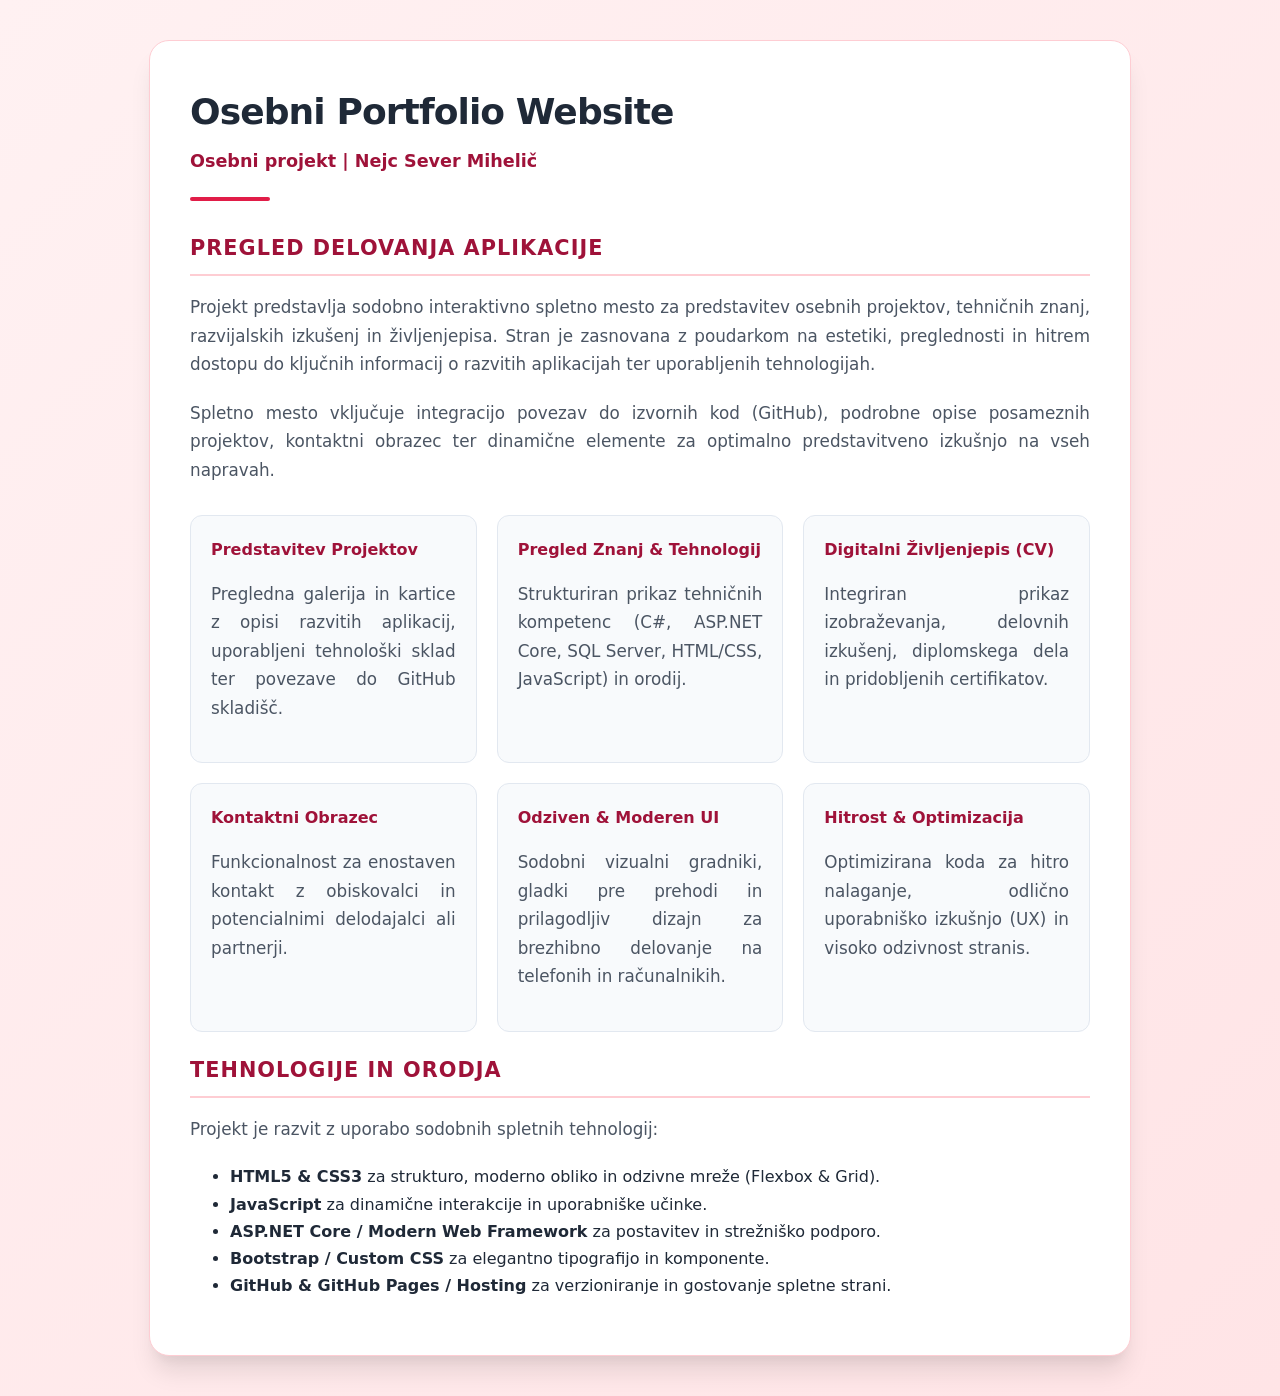
<file: Portfolio.html>
<html lang="sl">
<head>
    <meta charset="UTF-8">
    <meta name="viewport" content="width=device-width, initial-scale=1.0">
    <title>Aplikacija Portfolio - Nejc Sever Mihelič</title>
    <link rel="stylesheet" href="app_style.css">

</head>
<body>

    <div class="container">
        <h1>Osebni Portfolio Website</h1>
        <div class="subtitle">Osebni projekt | Nejc Sever Mihelič</div>
        <hr>
        
        <div class="overview-section">
            <h3>Pregled delovanja aplikacije</h3>
            <p>Projekt predstavlja sodobno interaktivno spletno mesto za predstavitev osebnih projektov, tehničnih znanj, razvijalskih izkušenj in življenjepisa. Stran je zasnovana z poudarkom na estetiki, preglednosti in hitrem dostopu do ključnih informacij o razvitih aplikacijah ter uporabljenih tehnologijah.</p>
            
            <p>Spletno mesto vključuje integracijo povezav do izvornih kod (GitHub), podrobne opise posameznih projektov, kontaktni obrazec ter dinamične elemente za optimalno predstavitveno izkušnjo na vseh napravah.</p>
        </div>

        <div class="features-grid">
            <div class="feature-card">
                <h4>Predstavitev Projektov</h4>
                <p>Pregledna galerija in kartice z opisi razvitih aplikacij, uporabljeni tehnološki sklad ter povezave do GitHub skladišč.</p>
            </div>
            <div class="feature-card">
                <h4>Pregled Znanj & Tehnologij</h4>
                <p>Strukturiran prikaz tehničnih kompetenc (C#, ASP.NET Core, SQL Server, HTML/CSS, JavaScript) in orodij.</p>
            </div>
            <div class="feature-card">
                <h4>Digitalni Življenjepis (CV)</h4>
                <p>Integriran prikaz izobraževanja, delovnih izkušenj, diplomskega dela in pridobljenih certifikatov.</p>
            </div>
            <div class="feature-card">
                <h4>Kontaktni Obrazec</h4>
                <p>Funkcionalnost za enostaven kontakt z obiskovalci in potencialnimi delodajalci ali partnerji.</p>
            </div>
            <div class="feature-card">
                <h4>Odziven & Moderen UI</h4>
                <p>Sodobni vizualni gradniki, gladki pre prehodi in prilagodljiv dizajn za brezhibno delovanje na telefonih in računalnikih.</p>
            </div>
            <div class="feature-card">
                <h4>Hitrost & Optimizacija</h4>
                <p>Optimizirana koda za hitro nalaganje, odlično uporabniško izkušnjo (UX) in visoko odzivnost stranis.</p>
            </div>
        </div>

        <div class="overview-section">
            <h3>Tehnologije in Orodja</h3>
            <p>Projekt je razvit z uporabo sodobnih spletnih tehnologij:</p>
            <ul>
                <li><strong>HTML5 & CSS3</strong> za strukturo, moderno obliko in odzivne mreže (Flexbox & Grid).</li>
                <li><strong>JavaScript</strong> za dinamične interakcije in uporabniške učinke.</li>
                <li><strong>ASP.NET Core / Modern Web Framework</strong> za postavitev in strežniško podporo.</li>
                <li><strong>Bootstrap / Custom CSS</strong> za elegantno tipografijo in komponente.</li>
                <li><strong>GitHub & GitHub Pages / Hosting</strong> za verzioniranje in gostovanje spletne strani.</li>
            </ul>
        </div>
    </div>
</body>
</html>
</file>
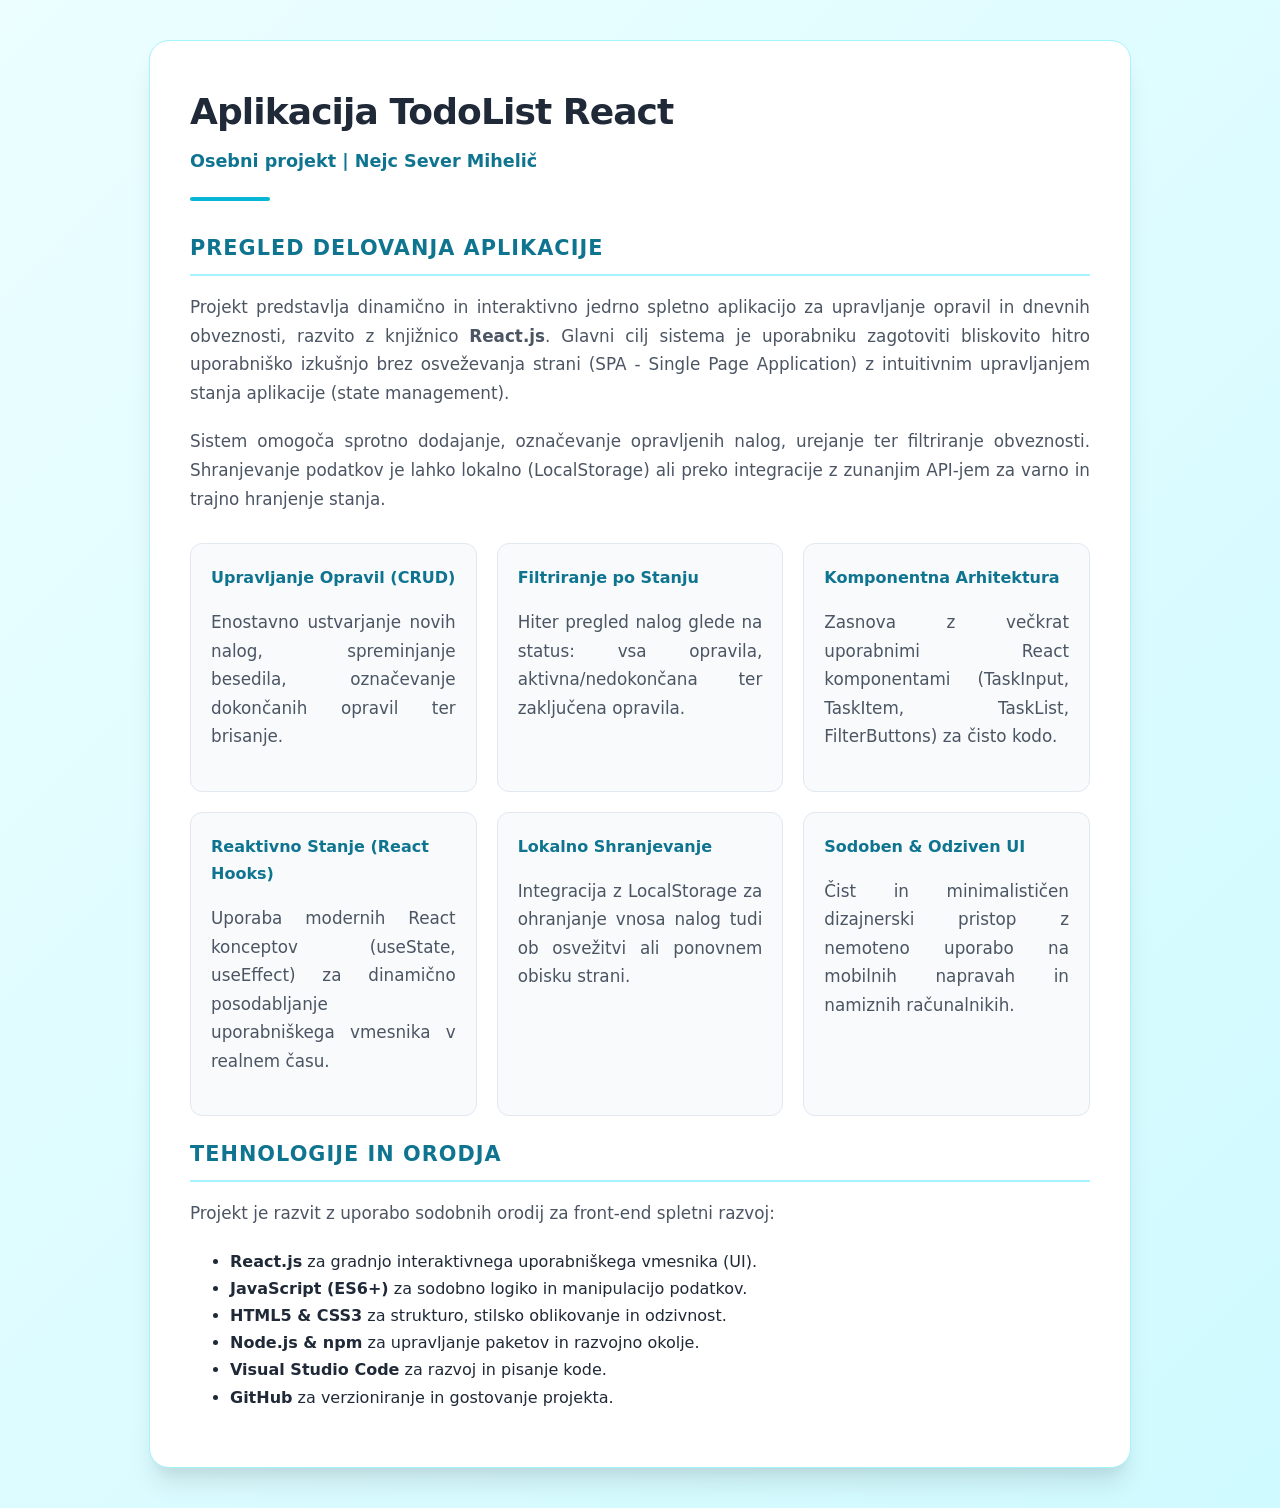
<file: TodoList.html>
<html lang="sl">
<head>
    <meta charset="UTF-8">
    <meta name="viewport" content="width=device-width, initial-scale=1.0">
    <title>Aplikacija TodoListReact - Nejc Sever Mihelič</title>
    <style>
        :root {
            --primary-color: #06b6d4;
            --primary-dark: #0e7490;
            --text-main: #1f2937;
            --text-muted: #4b5563;
            --bg-gradient: linear-gradient(135deg, #ecfeff 0%, #cffaff 100%);
            --card-bg: #ffffff;
            --border-color: #a5f3fc;
        }

        body {
            font-family: 'Segoe UI', system-ui, -apple-system, sans-serif;
            background: var(--bg-gradient);
            color: var(--text-main);
            line-height: 1.7;
            margin: 0;
            padding: 40px 20px;
            display: flex;
            justify-content: center;
            align-items: flex-start;
            min-height: 100vh;
            box-sizing: border-box;
        }

        .container {
            background: var(--card-bg);
            max-width: 900px;
            width: 100%;
            padding: 40px;
            border-radius: 20px;
            box-shadow: 0 20px 25px -5px rgba(0, 0, 0, 0.1), 0 10px 10px -5px rgba(0, 0, 0, 0.04);
            border: 1px solid var(--border-color);
        }

        h1 {
            font-size: 2.25rem;
            color: var(--text-main);
            margin-top: 0;
            margin-bottom: 5px;
            letter-spacing: -0.025em;
        }

        .subtitle {
            font-size: 1.1rem;
            color: var(--primary-dark);
            font-weight: 600;
            margin-bottom: 20px;
        }

        hr {
            border: none;
            height: 4px;
            background: var(--primary-color);
            width: 80px;
            margin: 0 0 30px 0;
            border-radius: 2px;
        }

        .overview-section {
            margin-top: 20px;
        }

        h3 {
            font-size: 1.3rem;
            color: var(--primary-dark);
            margin-bottom: 15px;
            text-transform: uppercase;
            letter-spacing: 0.05em;
            border-bottom: 2px solid var(--border-color);
            padding-bottom: 8px;
        }

        p {
            font-size: 1.05rem;
            color: var(--text-muted);
            margin-bottom: 20px;
            text-align: justify;
        }

        .features-grid {
            display: grid;
            grid-template-columns: repeat(auto-fit, minmax(250px, 1fr));
            gap: 20px;
            margin-top: 30px;
        }

        .feature-card {
            background: #f8fafc;
            padding: 20px;
            border-radius: 12px;
            border: 1px solid #e2e8f0;
            transition: transform 0.2s ease;
        }

        .feature-card:hover {
            transform: translateY(-3px);
            border-color: var(--primary-color);
        }

        .feature-card h4 {
            color: var(--primary-dark);
            margin-top: 0;
            margin-bottom: 10px;
        }

        @media (max-width: 600px) {
            .container {
                padding: 20px;
            }
            h1 {
                font-size: 1.75rem;
            }
        }
    </style>
</head>
<body>

    <div class="container">
        <h1>Aplikacija TodoList React</h1>
        <div class="subtitle">Osebni projekt | Nejc Sever Mihelič</div>
        <hr>
        
        <div class="overview-section">
            <h3>Pregled delovanja aplikacije</h3>
            <p>Projekt predstavlja dinamično in interaktivno jedrno spletno aplikacijo za upravljanje opravil in dnevnih obveznosti, razvito z knjižnico <strong>React.js</strong>. Glavni cilj sistema je uporabniku zagotoviti bliskovito hitro uporabniško izkušnjo brez osveževanja strani (SPA - Single Page Application) z intuitivnim upravljanjem stanja aplikacije (state management).</p>
            
            <p>Sistem omogoča sprotno dodajanje, označevanje opravljenih nalog, urejanje ter filtriranje obveznosti. Shranjevanje podatkov je lahko lokalno (LocalStorage) ali preko integracije z zunanjim API-jem za varno in trajno hranjenje stanja.</p>
        </div>

        <div class="features-grid">
            <div class="feature-card">
                <h4>Upravljanje Opravil (CRUD)</h4>
                <p>Enostavno ustvarjanje novih nalog, spreminjanje besedila, označevanje dokončanih opravil ter brisanje.</p>
            </div>
            <div class="feature-card">
                <h4>Filtriranje po Stanju</h4>
                <p>Hiter pregled nalog glede na status: vsa opravila, aktivna/nedokončana ter zaključena opravila.</p>
            </div>
            <div class="feature-card">
                <h4>Komponentna Arhitektura</h4>
                <p>Zasnova z večkrat uporabnimi React komponentami (TaskInput, TaskItem, TaskList, FilterButtons) za čisto kodo.</p>
            </div>
            <div class="feature-card">
                <h4>Reaktivno Stanje (React Hooks)</h4>
                <p>Uporaba modernih React konceptov (useState, useEffect) za dinamično posodabljanje uporabniškega vmesnika v realnem času.</p>
            </div>
            <div class="feature-card">
                <h4>Lokalno Shranjevanje</h4>
                <p>Integracija z LocalStorage za ohranjanje vnosa nalog tudi ob osvežitvi ali ponovnem obisku strani.</p>
            </div>
            <div class="feature-card">
                <h4>Sodoben & Odziven UI</h4>
                <p>Čist in minimalističen dizajnerski pristop z nemoteno uporabo na mobilnih napravah in namiznih računalnikih.</p>
            </div>
        </div>

        <div class="overview-section">
            <h3>Tehnologije in Orodja</h3>
            <p>Projekt je razvit z uporabo sodobnih orodij za front-end spletni razvoj:</p>
            <ul>
                <li><strong>React.js</strong> za gradnjo interaktivnega uporabniškega vmesnika (UI).</li>
                <li><strong>JavaScript (ES6+)</strong> za sodobno logiko in manipulacijo podatkov.</li>
                <li><strong>HTML5 & CSS3</strong> za strukturo, stilsko oblikovanje in odzivnost.</li>
                <li><strong>Node.js & npm</strong> za upravljanje paketov in razvojno okolje.</li>
                <li><strong>Visual Studio Code</strong> za razvoj in pisanje kode.</li>
                <li><strong>GitHub</strong> za verzioniranje in gostovanje projekta.</li>
            </ul>
        </div>
    </div>
</body>
</html>
</file>
<file: style.css>
/* Modern CSS Variables & Reset */
        :root {
            --bg-color: #f4f6f9;
            --container-bg: #ffffff;
            --text-main: #2d3748;
            --text-muted: #718096;
            --accent-color: #3182ce;
            --accent-hover: #2b6cb0;
            --border-color: #e2e8f0;
            --card-bg: #f8fafc;
            --shadow: 0 10px 25px -5px rgba(0, 0, 0, 0.05), 0 8px 10px -6px rgba(0, 0, 0, 0.05);
            --transition: all 0.3s ease;
        }

        body.dark-mode {
            --bg-color: #1a202c;
            --container-bg: #2d3748;
            --text-main: #f7fafc;
            --text-muted: #a0aec0;
            --accent-color: #63b3ed;
            --accent-hover: #4299e1;
            --border-color: #4a5568;
            --card-bg: #374151;
            --shadow: 0 10px 25px -5px rgba(0, 0, 0, 0.3);
        }

        * {
            margin: 0;
            padding: 0;
            box-sizing: border-box;
        }

        body {
            font-family: -apple-system, BlinkMacSystemFont, "Segoe UI", Roboto, Helvetica, Arial, sans-serif;
            line-height: 1.7;
            color: var(--text-main);
            background-color: var(--bg-color);
            padding: 3rem 1rem;
            transition: var(--transition);
        }

        .container {
            max-width: 750px;
            margin: 0 auto;
            background: var(--container-bg);
            padding: 3rem;
            border-radius: 12px;
            box-shadow: var(--shadow);
            transition: var(--transition);
        }

        /* Header / Hero */
        header {
            margin-bottom: 2.5rem;
            border-bottom: 2px solid var(--border-color);
            padding-bottom: 1.5rem;
            display: flex;
            justify-content: space-between;
            align-items: center;
        }

        h1 {
            font-size: 2rem;
            font-weight: 700;
            letter-spacing: -0.5px;
        }

        .tagline {
            color: var(--text-muted);
            font-size: 1.05rem;
            margin-top: 0.2rem;
        }

        /* Theme Toggle Button */
        #theme-toggle {
            background: var(--card-bg);
            border: 1px solid var(--border-color);
            color: var(--text-main);
            padding: 0.6rem 1.2rem;
            border-radius: 6px;
            cursor: pointer;
            font-size: 0.9rem;
            font-weight: 500;
            transition: var(--transition);
        }

        #theme-toggle:hover {
            border-color: var(--accent-color);
        }

        /* Sections */
        section {
            margin-bottom: 2.5rem;
        }

        h2 {
            font-size: 1.4rem;
            margin-bottom: 1rem;
            font-weight: 600;
            position: relative;
        }

        p {
            color: var(--text-muted);
            margin-bottom: 1rem;
        }

        /* School list styling */
        ul {
            list-style-type: none;
            margin-top: 0.5rem;
        }

        ul li {
            background: var(--card-bg);
            padding: 0.8rem 1rem;
            border-radius: 6px;
            margin-bottom: 0.5rem;
            border: 1px solid var(--border-color);
            font-size: 0.95rem;
            color: var(--text-main);
        }

        /* Project Cards */
        .project-grid {
            display: grid;
            grid-template-columns: repeat(auto-fit, minmax(300px, 1fr));
            gap: 1rem;
        }

        .project-card {
            background: var(--card-bg);
            border: 1px solid var(--border-color);
            padding: 1.5rem;
            border-radius: 8px;
            transition: var(--transition);
        }

        .project-card:hover {
            transform: translateY(-3px);
            border-color: var(--accent-color);
        }

        .project-card h3 {
            font-size: 1.15rem;
            margin-bottom: 0.5rem;
        }

        /* Interactive "Read More" Buttons & Content */
        .read-more-btn {
            background: transparent;
            border: 1px solid var(--accent-color);
            color: var(--accent-color);
            padding: 0.4rem 0.8rem;
            border-radius: 4px;
            cursor: pointer;
            font-size: 0.85rem;
            font-weight: 500;
            margin-top: 0.5rem;
            transition: var(--transition);
            display: inline-block;
        }

        .read-more-btn:hover {
            background: var(--accent-color);
            color: #fff;
        }

        .extra-content {
            max-height: 0;
            overflow: hidden;
            transition: max-height 0.4s ease-out;
            color: var(--text-muted);
            font-size: 0.95rem;
            margin-top: 0;
        }

        .extra-content.show {
            max-height: 150px; /* Expands smoothly */
            margin-top: 0.75rem;
        }

        /* Links */
        a {
            color: var(--accent-color);
            text-decoration: none;
            font-weight: 500;
        }

        a:hover {
            text-decoration: underline;
        }

        /* Footer / Contact */
        footer {
            border-top: 2px solid var(--border-color);
            padding-top: 1.5rem;
            font-size: 0.95rem;
        }
</file>
<file: app_style.css>
:root {
            --primary-color: #e11d48;
            --primary-dark: #9f1239;
            --text-main: #1f2937;
            --text-muted: #4b5563;
            --bg-gradient: linear-gradient(135deg, #fff1f2 0%, #ffe4e6 100%);
            --card-bg: #ffffff;
            --border-color: #fecdd3;
        }

        body {
            font-family: 'Segoe UI', system-ui, -apple-system, sans-serif;
            background: var(--bg-gradient);
            color: var(--text-main);
            line-height: 1.7;
            margin: 0;
            padding: 40px 20px;
            display: flex;
            justify-content: center;
            align-items: flex-start;
            min-height: 100vh;
            box-sizing: border-box;
        }

        .container {
            background: var(--card-bg);
            max-width: 900px;
            width: 100%;
            padding: 40px;
            border-radius: 20px;
            box-shadow: 0 20px 25px -5px rgba(0, 0, 0, 0.1), 0 10px 10px -5px rgba(0, 0, 0, 0.04);
            border: 1px solid var(--border-color);
        }

        h1 {
            font-size: 2.25rem;
            color: var(--text-main);
            margin-top: 0;
            margin-bottom: 5px;
            letter-spacing: -0.025em;
        }

        .subtitle {
            font-size: 1.1rem;
            color: var(--primary-dark);
            font-weight: 600;
            margin-bottom: 20px;
        }

        hr {
            border: none;
            height: 4px;
            background: var(--primary-color);
            width: 80px;
            margin: 0 0 30px 0;
            border-radius: 2px;
        }

        .overview-section {
            margin-top: 20px;
        }

        h3 {
            font-size: 1.3rem;
            color: var(--primary-dark);
            margin-bottom: 15px;
            text-transform: uppercase;
            letter-spacing: 0.05em;
            border-bottom: 2px solid var(--border-color);
            padding-bottom: 8px;
        }

        p {
            font-size: 1.05rem;
            color: var(--text-muted);
            margin-bottom: 20px;
            text-align: justify;
        }

        .features-grid {
            display: grid;
            grid-template-columns: repeat(auto-fit, minmax(250px, 1fr));
            gap: 20px;
            margin-top: 30px;
        }

        .feature-card {
            background: #f8fafc;
            padding: 20px;
            border-radius: 12px;
            border: 1px solid #e2e8f0;
            transition: transform 0.2s ease;
        }

        .feature-card:hover {
            transform: translateY(-3px);
            border-color: var(--primary-color);
        }

        .feature-card h4 {
            color: var(--primary-dark);
            margin-top: 0;
            margin-bottom: 10px;
        }

        @media (max-width: 600px) {
            .container {
                padding: 20px;
            }
            h1 {
                font-size: 1.75rem;
            }
        }
</file>
